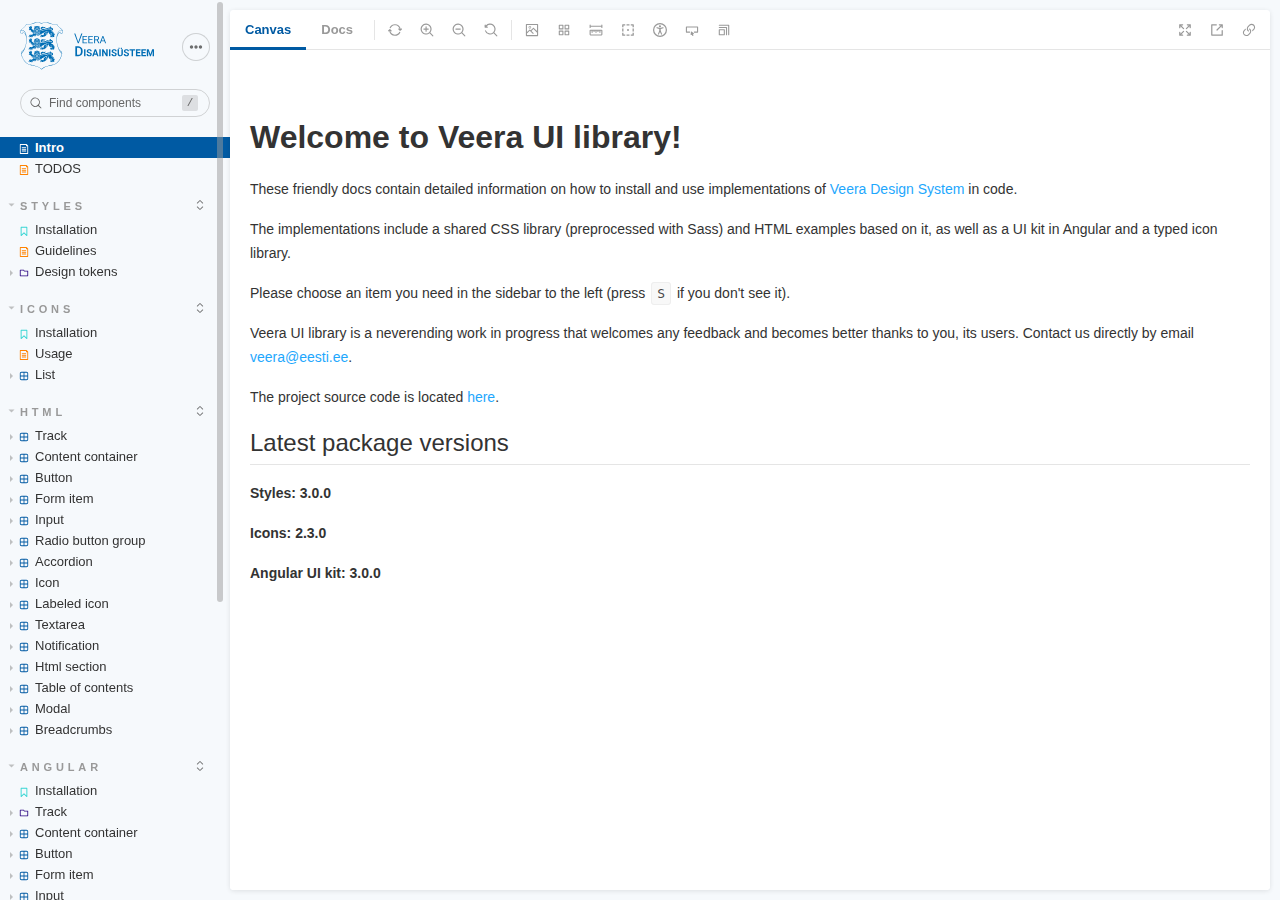
<file: index.html>
<!doctype html><html lang="en"><head><meta charset="utf-8"/><title>Webpack App</title><meta name="viewport" content="width=device-width,initial-scale=1"/><style>html, body {
    overflow: hidden;
    height: 100%;
    width: 100%;
    margin: 0;
    padding: 0;
  }

  * {
    box-sizing: border-box;
  }</style><script>/* globals window */
  /* eslint-disable no-underscore-dangle */
  try {
    if (window.top !== window) {
      window.__REACT_DEVTOOLS_GLOBAL_HOOK__ = window.top.__REACT_DEVTOOLS_GLOBAL_HOOK__;
    }
  } catch (e) {
    // eslint-disable-next-line no-console
    console.warn('unable to connect to top frame for connecting dev tools');
  }

  window.onerror = function onerror(message, source, line, column, err) {
    if (window.CONFIG_TYPE !== 'DEVELOPMENT') return;
    // eslint-disable-next-line no-var, vars-on-top
    var xhr = new window.XMLHttpRequest();
    xhr.open('POST', '/runtime-error');
    xhr.setRequestHeader('Content-Type', 'application/json;charset=UTF-8');
    xhr.send(
      JSON.stringify({
        /* eslint-disable object-shorthand */
        message: message,
        source: source,
        line: line,
        column: column,
        error: err && { message: err.message, name: err.name, stack: err.stack },
        origin: 'manager',
        /* eslint-enable object-shorthand */
      })
    );
  };</script><style>#root[hidden],
      #docs-root[hidden] {
        display: none !important;
      }</style></head><body><div id="root"></div><div id="docs-root"></div><script>window['CONFIG_TYPE'] = "PRODUCTION";
          
      
          
            window['LOGLEVEL'] = "info";
          
      
          
            window['FEATURES'] = {"postcss":true,"emotionAlias":false,"warnOnLegacyHierarchySeparator":true,"buildStoriesJson":false,"storyStoreV7":false,"modernInlineRender":false,"breakingChangesV7":false,"interactionsDebugger":false,"babelModeV7":false,"argTypeTargetsV7":false,"previewMdx2":false};</script><script src="runtime~main.dd00eb03a3151953e0c0.manager.bundle.js"></script><script src="517.0ad2321cf1bd36cbcad7.manager.bundle.js"></script><script src="main.fe16e0e83aeee38ce310.manager.bundle.js"></script></body></html>
</file>
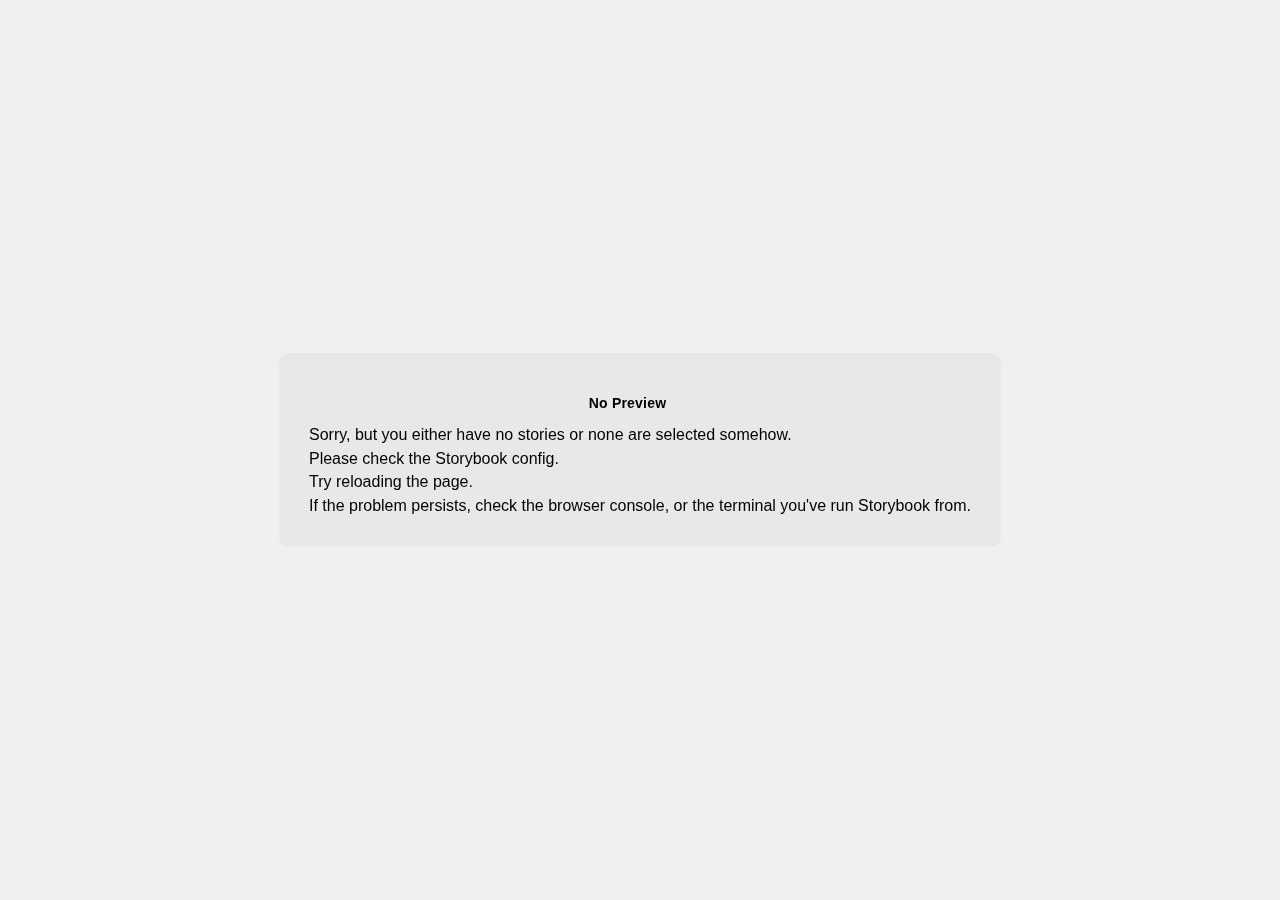
<file: iframe.html>
<!doctype html><html lang="en"><head><meta charset="utf-8"><title>Webpack App</title><meta name="viewport" content="width=device-width,initial-scale=1"><base target="_parent"><style>/* While we aren't showing the main block yet, but still preparing, we want everything the user
     has rendered, which may or may not be in #root, to be display none */
  .sb-show-preparing-story:not(.sb-show-main) > :not(.sb-preparing-story) {
    display: none;
  }

  .sb-show-preparing-docs:not(.sb-show-main) > :not(.sb-preparing-docs) {
    display: none;
  }

  /* Hide our own blocks when we aren't supposed to be showing them */
  :not(.sb-show-preparing-story) > .sb-preparing-story,
  :not(.sb-show-preparing-docs) > .sb-preparing-docs,
  :not(.sb-show-nopreview) > .sb-nopreview,
  :not(.sb-show-errordisplay) > .sb-errordisplay {
    display: none;
  }

  .sb-show-main.sb-main-centered {
    margin: 0;
    display: flex;
    align-items: center;
    min-height: 100vh;
  }

  .sb-show-main.sb-main-centered #root {
    box-sizing: border-box;
    margin: auto;
    padding: 1rem;
    max-height: 100%; /* Hack for centering correctly in IE11 */
  }

  /* Vertical centering fix for IE11 */
  @media screen and (-ms-high-contrast: none), (-ms-high-contrast: active) {
    .sb-show-main.sb-main-centered:after {
      content: '';
      min-height: inherit;
      font-size: 0;
    }
  }

  .sb-show-main.sb-main-fullscreen {
    margin: 0;
    padding: 0;
    display: block;
  }

  .sb-show-main.sb-main-padded {
    margin: 0;
    padding: 1rem;
    display: block;
    box-sizing: border-box;
  }

  .sb-wrapper {
    position: fixed;
    top: 0;
    bottom: 0;
    left: 0;
    right: 0;
    padding: 20px;
    font-family: 'Nunito Sans', -apple-system, '.SFNSText-Regular', 'San Francisco',
      BlinkMacSystemFont, 'Segoe UI', 'Helvetica Neue', Helvetica, Arial, sans-serif;
    -webkit-font-smoothing: antialiased;
    overflow: auto;
  }

  .sb-heading {
    font-size: 14px;
    font-weight: 600;
    letter-spacing: 0.2px;
    margin: 10px 0;
    padding-right: 25px;
  }

  .sb-nopreview {
    display: flex;
    align-content: center;
    justify-content: center;
  }

  .sb-nopreview_main {
    margin: auto;
    padding: 30px;
    border-radius: 10px;
    background: rgba(0, 0, 0, 0.03);
  }

  .sb-nopreview_heading {
    text-align: center;
  }

  .sb-errordisplay {
    border: 20px solid rgb(187, 49, 49);
    background: #222;
    color: #fff;
    z-index: 999999;
  }

  .sb-errordisplay_code {
    padding: 10px;
    background: #000;
    color: #eee;
    font-family: 'Operator Mono', 'Fira Code Retina', 'Fira Code', 'FiraCode-Retina', 'Andale Mono',
      'Lucida Console', Consolas, Monaco, monospace;
  }

  .sb-errordisplay pre {
    white-space: pre-wrap;
  }

  @-webkit-keyframes sb-rotate360 {
    from {
      transform: rotate(0deg);
    }
    to {
      transform: rotate(360deg);
    }
  }
  @keyframes sb-rotate360 {
    from {
      transform: rotate(0deg);
    }
    to {
      transform: rotate(360deg);
    }
  }
  @-webkit-keyframes sb-glow {
    0%,
    100% {
      opacity: 1;
    }
    50% {
      opacity: 0.4;
    }
  }
  @keyframes sb-glow {
    0%,
    100% {
      opacity: 1;
    }
    50% {
      opacity: 0.4;
    }
  }

  /* We display the preparing loaders *over* the rendering story */
  .sb-preparing-story,
  .sb-preparing-docs {
    background-color: white;
    /* Maximum possible z-index. It would be better to use stacking contexts to ensure it's always
    on top, but this isn't possible as it would require making CSS changes that could affect user code */
    z-index: 2147483647;
  }

  .sb-loader {
    -webkit-animation: sb-rotate360 0.7s linear infinite;
    animation: sb-rotate360 0.7s linear infinite;
    border-color: rgba(97, 97, 97, 0.29);
    border-radius: 50%;
    border-style: solid;
    border-top-color: #646464;
    border-width: 2px;
    display: inline-block;
    height: 32px;
    left: 50%;
    margin-left: -16px;
    margin-top: -16px;
    mix-blend-mode: difference;
    overflow: hidden;
    position: absolute;
    top: 50%;
    transition: all 200ms ease-out;
    vertical-align: top;
    width: 32px;
    z-index: 4;
  }

  .sb-previewBlock {
    background: #fff;
    border: 1px solid rgba(0, 0, 0, 0.1);
    border-radius: 4px;
    box-shadow: rgba(0, 0, 0, 0.1) 0 1px 3px 0;
    margin: 25px auto 40px;
    max-width: 600px;
  }

  .sb-previewBlock_header {
    align-items: center;
    box-shadow: rgba(0, 0, 0, 0.1) 0 -1px 0 0 inset;
    display: flex;
    gap: 14px;
    height: 40px;
    padding: 0 12px;
  }

  .sb-previewBlock_icon {
    -webkit-animation: sb-glow 1.5s ease-in-out infinite;
    animation: sb-glow 1.5s ease-in-out infinite;
    background: #e6e6e6;
    height: 14px;
    width: 14px;
  }
  .sb-previewBlock_icon:last-child {
    margin-left: auto;
  }

  .sb-previewBlock_body {
    -webkit-animation: sb-glow 1.5s ease-in-out infinite;
    animation: sb-glow 1.5s ease-in-out infinite;
    height: 182px;
    position: relative;
  }

  .sb-argstableBlock {
    border-collapse: collapse;
    border-spacing: 0;
    font-size: 13px;
    line-height: 20px;
    margin: 25px auto 40px;
    max-width: 600px;
    text-align: left;
    width: 100%;
  }
  .sb-argstableBlock th:first-of-type,
  .sb-argstableBlock td:first-of-type {
    padding-left: 20px;
  }
  .sb-argstableBlock th:nth-of-type(2),
  .sb-argstableBlock td:nth-of-type(2) {
    width: 35%;
  }
  .sb-argstableBlock th:nth-of-type(3),
  .sb-argstableBlock td:nth-of-type(3) {
    width: 15%;
  }
  .sb-argstableBlock th:last-of-type,
  .sb-argstableBlock td:last-of-type {
    width: 25%;
    padding-right: 20px;
  }
  .sb-argstableBlock th span,
  .sb-argstableBlock td span {
    -webkit-animation: sb-glow 1.5s ease-in-out infinite;
    animation: sb-glow 1.5s ease-in-out infinite;
    background-color: rgba(0, 0, 0, 0.1);
    border-radius: 0;
    box-shadow: none;
    color: transparent;
  }
  .sb-argstableBlock th {
    padding: 10px 15px;
  }

  .sb-argstableBlock-body {
    border-radius: 4px;
    box-shadow: rgba(0, 0, 0, 0.1) 0 1px 3px 1px, rgba(0, 0, 0, 0.065) 0 0 0 1px;
  }
  .sb-argstableBlock-body tr {
    background: transparent;
    overflow: hidden;
  }
  .sb-argstableBlock-body tr:not(:first-child) {
    border-top: 1px solid #e6e6e6;
  }
  .sb-argstableBlock-body tr:first-child td:first-child {
    border-top-left-radius: 4px;
  }
  .sb-argstableBlock-body tr:first-child td:last-child {
    border-top-right-radius: 4px;
  }
  .sb-argstableBlock-body tr:last-child td:first-child {
    border-bottom-left-radius: 4px;
  }
  .sb-argstableBlock-body tr:last-child td:last-child {
    border-bottom-right-radius: 4px;
  }
  .sb-argstableBlock-body td {
    background: #fff;
    padding-bottom: 10px;
    padding-top: 10px;
    vertical-align: top;
  }
  .sb-argstableBlock-body td:not(:first-of-type) {
    padding-left: 15px;
    padding-right: 15px;
  }
  .sb-argstableBlock-body button {
    -webkit-animation: sb-glow 1.5s ease-in-out infinite;
    animation: sb-glow 1.5s ease-in-out infinite;
    background-color: rgba(0, 0, 0, 0.1);
    border: 0;
    border-radius: 0;
    box-shadow: none;
    color: transparent;
    display: inline;
    font-size: 12px;
    line-height: 1;
    padding: 10px 16px;
  }

  .sb-argstableBlock-summary {
    margin-top: 4px;
  }

  .sb-argstableBlock-code {
    margin-right: 4px;
    margin-bottom: 4px;
    padding: 2px 5px;
  }</style><script>/* globals window */
  /* eslint-disable no-underscore-dangle */
  try {
    if (window.top !== window) {
      window.__REACT_DEVTOOLS_GLOBAL_HOOK__ = window.top.__REACT_DEVTOOLS_GLOBAL_HOOK__;
      window.__VUE_DEVTOOLS_GLOBAL_HOOK__ = window.top.__VUE_DEVTOOLS_GLOBAL_HOOK__;
      window.top.__VUE_DEVTOOLS_CONTEXT__ = window.document;
    }
  } catch (e) {
    // eslint-disable-next-line no-console
    console.warn('unable to connect to top frame for connecting dev tools');
  }

  window.onerror = function onerror(message, source, line, column, err) {
    if (window.CONFIG_TYPE !== 'DEVELOPMENT') return;
    // eslint-disable-next-line no-var, vars-on-top
    var xhr = new window.XMLHttpRequest();
    xhr.open('POST', '/runtime-error');
    xhr.setRequestHeader('Content-Type', 'application/json;charset=UTF-8');
    xhr.send(
      JSON.stringify({
        /* eslint-disable object-shorthand */
        message: message,
        source: source,
        line: line,
        column: column,
        error: err && { message: err.message, name: err.name, stack: err.stack },
        origin: 'preview',
        /* eslint-enable object-shorthand */
      })
    );
  };</script><link href="main.css" rel="stylesheet"><style>#root[hidden],
      #docs-root[hidden] {
        display: none !important;
      }</style></head><body><div class="sb-preparing-story sb-wrapper"><div class="sb-loader"></div></div><div class="sb-preparing-docs sb-wrapper"><div class="sb-previewBlock"><div class="sb-previewBlock_header"><div class="sb-previewBlock_icon"></div><div class="sb-previewBlock_icon"></div><div class="sb-previewBlock_icon"></div><div class="sb-previewBlock_icon"></div></div><div class="sb-previewBlock_body"><div class="sb-loader"></div></div></div><table aria-hidden="true" class="sb-argstableBlock"><thead class="sb-argstableBlock-head"><tr><th><span>Name</span></th><th><span>Description</span></th><th><span>Default</span></th><th><span>Control</span></th></tr></thead><tbody class="sb-argstableBlock-body"><tr><td><span>propertyName</span><span title="Required">*</span></td><td><div><span>This is a short description</span></div><div class="sb-argstableBlock-summary"><div><span class="sb-argstableBlock-code">summary</span></div></div></td><td><div><span class="sb-argstableBlock-code">defaultValue</span></div></td><td><button>Set string</button></td></tr><tr><td><span>propertyName</span><span>*</span></td><td><div><span>This is a short description</span></div><div class="sb-argstableBlock-summary"><div><span class="sb-argstableBlock-code">summary</span></div></div></td><td><div><span class="sb-argstableBlock-code">defaultValue</span></div></td><td><button>Set string</button></td></tr><tr><td><span>propertyName</span><span>*</span></td><td><div><span>This is a short description</span></div><div class="sb-argstableBlock-summary"><div><span class="sb-argstableBlock-code">summary</span></div></div></td><td><div><span class="sb-argstableBlock-code">defaultValue</span></div></td><td><button>Set string</button></td></tr></tbody></table></div><div class="sb-nopreview sb-wrapper"><div class="sb-nopreview_main"><h1 class="sb-nopreview_heading sb-heading">No Preview</h1><p>Sorry, but you either have no stories or none are selected somehow.</p><ul><li>Please check the Storybook config.</li><li>Try reloading the page.</li></ul><p>If the problem persists, check the browser console, or the terminal you've run Storybook from.</p></div></div><div class="sb-errordisplay sb-wrapper"><pre id="error-message" class="sb-heading"></pre><pre class="sb-errordisplay_code"><code id="error-stack"></code></pre></div><div id="root"></div><div id="docs-root"></div><script>window['CONFIG_TYPE'] = "PRODUCTION";
          
      
          
            window['LOGLEVEL'] = "info";
          
      
          
            window['FRAMEWORK_OPTIONS'] = {};
          
      
          
      
          
            window['FEATURES'] = {"postcss":true,"emotionAlias":false,"warnOnLegacyHierarchySeparator":true,"buildStoriesJson":false,"storyStoreV7":false,"modernInlineRender":false,"breakingChangesV7":false,"interactionsDebugger":false,"babelModeV7":false,"argTypeTargetsV7":false,"previewMdx2":false};
          
      
          
      
          
            window['STORIES'] = [{"titlePrefix":"","directory":"./libs","files":"**/src/lib/**/*.stories.ts","importPathMatcher":"^\\.[\\\\/](?:libs(?:\\/(?!\\.)(?:(?:(?!(?:^|\\/)\\.).)*?)\\/|\\/|$)src\\/lib(?:\\/(?!\\.)(?:(?:(?!(?:^|\\/)\\.).)*?)\\/|\\/|$)(?!\\.)(?=.)[^/]*?\\.stories\\.ts)$"},{"titlePrefix":"","directory":"./libs","files":"**/src/lib/**/*.stories.mdx","importPathMatcher":"^\\.[\\\\/](?:libs(?:\\/(?!\\.)(?:(?:(?!(?:^|\\/)\\.).)*?)\\/|\\/|$)src\\/lib(?:\\/(?!\\.)(?:(?:(?!(?:^|\\/)\\.).)*?)\\/|\\/|$)(?!\\.)(?=.)[^/]*?\\.stories\\.mdx)$"}];</script><script src="runtime~main.695156ef.iframe.bundle.js"></script><script src="463.cdf725ee.iframe.bundle.js"></script><script src="main.ecd29350.iframe.bundle.js"></script></body></html>
</file>
<file: main.css>
:root {
  --veera-color-black-coral-0: #f0f0f2;
  --veera-color-black-coral-1: #e1e2e5;
  --veera-color-black-coral-2: #d2d3d8;
  --veera-color-black-coral-3: #c4c5cb;
  --veera-color-black-coral-4: #b5b6be;
  --veera-color-black-coral-5: #a6a8b1;
  --veera-color-black-coral-6: #9799a4;
  --veera-color-black-coral-7: #898b97;
  --veera-color-black-coral-8: #7a7c8a;
  --veera-color-black-coral-9: #6b6e7d;
  --veera-color-black-coral-10: #5d6071;
  --veera-color-black-coral-11: #555867;
  --veera-color-black-coral-12: #4d4f5d;
  --veera-color-black-coral-13: #444653;
  --veera-color-black-coral-14: #3c3e48;
  --veera-color-black-coral-15: #33353e;
  --veera-color-black-coral-16: #2b2c34;
  --veera-color-black-coral-17: #22232a;
  --veera-color-black-coral-18: #1a1b1f;
  --veera-color-black-coral-19: #111215;
  --veera-color-black-coral-20: #09090b;
  --veera-color-dark-tangerine-0: #fff8e9;
  --veera-color-dark-tangerine-1: #fff1d3;
  --veera-color-dark-tangerine-2: #ffeabe;
  --veera-color-dark-tangerine-3: #ffe4a8;
  --veera-color-dark-tangerine-4: #ffdd92;
  --veera-color-dark-tangerine-5: #ffd67d;
  --veera-color-dark-tangerine-6: #ffcf67;
  --veera-color-dark-tangerine-7: #ffc951;
  --veera-color-dark-tangerine-8: #ffc23c;
  --veera-color-dark-tangerine-9: #ffbb26;
  --veera-color-dark-tangerine-10: #ffb511;
  --veera-color-dark-tangerine-11: #e8a510;
  --veera-color-dark-tangerine-12: #d1950e;
  --veera-color-dark-tangerine-13: #ba840d;
  --veera-color-dark-tangerine-14: #a3740b;
  --veera-color-dark-tangerine-15: #8c630a;
  --veera-color-dark-tangerine-16: #745308;
  --veera-color-dark-tangerine-17: #5d4207;
  --veera-color-dark-tangerine-18: #463205;
  --veera-color-dark-tangerine-19: #2f2104;
  --veera-color-dark-tangerine-20: #181102;
  --veera-color-jasper-0: #fbeded;
  --veera-color-jasper-1: #f7dbdb;
  --veera-color-jasper-2: #f4caca;
  --veera-color-jasper-3: #f0b8b8;
  --veera-color-jasper-4: #eca7a7;
  --veera-color-jasper-5: #e99595;
  --veera-color-jasper-6: #e58484;
  --veera-color-jasper-7: #e17272;
  --veera-color-jasper-8: #de6161;
  --veera-color-jasper-9: #da4f4f;
  --veera-color-jasper-10: #d73e3e;
  --veera-color-jasper-11: #c43939;
  --veera-color-jasper-12: #b03333;
  --veera-color-jasper-13: #9d2e2e;
  --veera-color-jasper-14: #892828;
  --veera-color-jasper-15: #762222;
  --veera-color-jasper-16: #621d1d;
  --veera-color-jasper-17: #4f1717;
  --veera-color-jasper-18: #3b1111;
  --veera-color-jasper-19: #280c0c;
  --veera-color-jasper-20: #140606;
  --veera-color-orange-0: #fff3e7;
  --veera-color-orange-1: #ffe7d0;
  --veera-color-orange-2: #ffdcb9;
  --veera-color-orange-3: #ffd0a2;
  --veera-color-orange-4: #ffc58b;
  --veera-color-orange-5: #ffb973;
  --veera-color-orange-6: #ffae5c;
  --veera-color-orange-7: #ffa245;
  --veera-color-orange-8: #ff972e;
  --veera-color-orange-9: #ff8b17;
  --veera-color-orange-10: #ff8000;
  --veera-color-orange-11: #e87500;
  --veera-color-orange-12: #d16900;
  --veera-color-orange-13: #ba5e00;
  --veera-color-orange-14: #a35200;
  --veera-color-orange-15: #8c4600;
  --veera-color-orange-16: #743b00;
  --veera-color-orange-17: #5d2f00;
  --veera-color-orange-18: #462300;
  --veera-color-orange-19: #2f1800;
  --veera-color-orange-20: #180c00;
  --veera-color-sapphire-blue-0: #e7f0f6;
  --veera-color-sapphire-blue-1: #d0e1ee;
  --veera-color-sapphire-blue-2: #b9d2e5;
  --veera-color-sapphire-blue-3: #a2c3dd;
  --veera-color-sapphire-blue-4: #8bb4d5;
  --veera-color-sapphire-blue-5: #73a5cc;
  --veera-color-sapphire-blue-6: #5c96c4;
  --veera-color-sapphire-blue-7: #4587bc;
  --veera-color-sapphire-blue-8: #2e78b3;
  --veera-color-sapphire-blue-9: #1769ab;
  --veera-color-sapphire-blue-10: #005aa3;
  --veera-color-sapphire-blue-11: #005295;
  --veera-color-sapphire-blue-12: #004a86;
  --veera-color-sapphire-blue-13: #004277;
  --veera-color-sapphire-blue-14: #003a68;
  --veera-color-sapphire-blue-15: #003259;
  --veera-color-sapphire-blue-16: #00294b;
  --veera-color-sapphire-blue-17: #00213c;
  --veera-color-sapphire-blue-18: #00192d;
  --veera-color-sapphire-blue-19: #00111e;
  --veera-color-sapphire-blue-20: #00090f;
  --veera-color-sea-green-0: #ecf4ef;
  --veera-color-sea-green-1: #d9e9df;
  --veera-color-sea-green-2: #c6ded0;
  --veera-color-sea-green-3: #b3d3c0;
  --veera-color-sea-green-4: #a0c8b0;
  --veera-color-sea-green-5: #8ebda1;
  --veera-color-sea-green-6: #7bb291;
  --veera-color-sea-green-7: #68a781;
  --veera-color-sea-green-8: #559c72;
  --veera-color-sea-green-9: #429162;
  --veera-color-sea-green-10: #308653;
  --veera-color-sea-green-11: #2c7a4c;
  --veera-color-sea-green-12: #286e44;
  --veera-color-sea-green-13: #23623d;
  --veera-color-sea-green-14: #1f5635;
  --veera-color-sea-green-15: #1b4a2e;
  --veera-color-sea-green-16: #163d26;
  --veera-color-sea-green-17: #12311f;
  --veera-color-sea-green-18: #0e2517;
  --veera-color-sea-green-19: #091910;
  --veera-color-sea-green-20: #050d08;
  --veera-color-white: #ffffff;
  --veera-color-black: #000000;
  --veera-color-extra-light: #f9f9f9;
  --veera-color-rgb-black-coral-0: 240 240 242;
  --veera-color-rgb-black-coral-1: 225 226 229;
  --veera-color-rgb-black-coral-2: 210 211 216;
  --veera-color-rgb-black-coral-3: 196 197 203;
  --veera-color-rgb-black-coral-4: 181 182 190;
  --veera-color-rgb-black-coral-5: 166 168 177;
  --veera-color-rgb-black-coral-6: 151 153 164;
  --veera-color-rgb-black-coral-7: 137 139 151;
  --veera-color-rgb-black-coral-8: 122 124 138;
  --veera-color-rgb-black-coral-9: 107 110 125;
  --veera-color-rgb-black-coral-10: 93 96 113;
  --veera-color-rgb-black-coral-11: 85 88 103;
  --veera-color-rgb-black-coral-12: 77 79 93;
  --veera-color-rgb-black-coral-13: 68 70 83;
  --veera-color-rgb-black-coral-14: 60 62 72;
  --veera-color-rgb-black-coral-15: 51 53 62;
  --veera-color-rgb-black-coral-16: 43 44 52;
  --veera-color-rgb-black-coral-17: 34 35 42;
  --veera-color-rgb-black-coral-18: 26 27 31;
  --veera-color-rgb-black-coral-19: 17 18 21;
  --veera-color-rgb-black-coral-20: 9 9 11;
  --veera-color-rgb-dark-tangerine-0: 255 248 233;
  --veera-color-rgb-dark-tangerine-1: 255 241 211;
  --veera-color-rgb-dark-tangerine-2: 255 234 190;
  --veera-color-rgb-dark-tangerine-3: 255 228 168;
  --veera-color-rgb-dark-tangerine-4: 255 221 146;
  --veera-color-rgb-dark-tangerine-5: 255 214 125;
  --veera-color-rgb-dark-tangerine-6: 255 207 103;
  --veera-color-rgb-dark-tangerine-7: 255 201 81;
  --veera-color-rgb-dark-tangerine-8: 255 194 60;
  --veera-color-rgb-dark-tangerine-9: 255 187 38;
  --veera-color-rgb-dark-tangerine-10: 255 181 17;
  --veera-color-rgb-dark-tangerine-11: 232 165 16;
  --veera-color-rgb-dark-tangerine-12: 209 149 14;
  --veera-color-rgb-dark-tangerine-13: 186 132 13;
  --veera-color-rgb-dark-tangerine-14: 163 116 11;
  --veera-color-rgb-dark-tangerine-15: 140 99 10;
  --veera-color-rgb-dark-tangerine-16: 116 83 8;
  --veera-color-rgb-dark-tangerine-17: 93 66 7;
  --veera-color-rgb-dark-tangerine-18: 70 50 5;
  --veera-color-rgb-dark-tangerine-19: 47 33 4;
  --veera-color-rgb-dark-tangerine-20: 24 17 2;
  --veera-color-rgb-jasper-0: 251 237 237;
  --veera-color-rgb-jasper-1: 247 219 219;
  --veera-color-rgb-jasper-2: 244 202 202;
  --veera-color-rgb-jasper-3: 240 184 184;
  --veera-color-rgb-jasper-4: 236 167 167;
  --veera-color-rgb-jasper-5: 233 149 149;
  --veera-color-rgb-jasper-6: 229 132 132;
  --veera-color-rgb-jasper-7: 225 114 114;
  --veera-color-rgb-jasper-8: 222 97 97;
  --veera-color-rgb-jasper-9: 218 79 79;
  --veera-color-rgb-jasper-10: 215 62 62;
  --veera-color-rgb-jasper-11: 196 57 57;
  --veera-color-rgb-jasper-12: 176 51 51;
  --veera-color-rgb-jasper-13: 157 46 46;
  --veera-color-rgb-jasper-14: 137 40 40;
  --veera-color-rgb-jasper-15: 118 34 34;
  --veera-color-rgb-jasper-16: 98 29 29;
  --veera-color-rgb-jasper-17: 79 23 23;
  --veera-color-rgb-jasper-18: 59 17 17;
  --veera-color-rgb-jasper-19: 40 12 12;
  --veera-color-rgb-jasper-20: 20 6 6;
  --veera-color-rgb-orange-0: 255 243 231;
  --veera-color-rgb-orange-1: 255 231 208;
  --veera-color-rgb-orange-2: 255 220 185;
  --veera-color-rgb-orange-3: 255 208 162;
  --veera-color-rgb-orange-4: 255 197 139;
  --veera-color-rgb-orange-5: 255 185 115;
  --veera-color-rgb-orange-6: 255 174 92;
  --veera-color-rgb-orange-7: 255 162 69;
  --veera-color-rgb-orange-8: 255 151 46;
  --veera-color-rgb-orange-9: 255 139 23;
  --veera-color-rgb-orange-10: 255 128 0;
  --veera-color-rgb-orange-11: 232 117 0;
  --veera-color-rgb-orange-12: 209 105 0;
  --veera-color-rgb-orange-13: 186 94 0;
  --veera-color-rgb-orange-14: 163 82 0;
  --veera-color-rgb-orange-15: 140 70 0;
  --veera-color-rgb-orange-16: 116 59 0;
  --veera-color-rgb-orange-17: 93 47 0;
  --veera-color-rgb-orange-18: 70 35 0;
  --veera-color-rgb-orange-19: 47 24 0;
  --veera-color-rgb-orange-20: 24 12 0;
  --veera-color-rgb-sapphire-blue-0: 231 240 246;
  --veera-color-rgb-sapphire-blue-1: 208 225 238;
  --veera-color-rgb-sapphire-blue-2: 185 210 229;
  --veera-color-rgb-sapphire-blue-3: 162 195 221;
  --veera-color-rgb-sapphire-blue-4: 139 180 213;
  --veera-color-rgb-sapphire-blue-5: 115 165 204;
  --veera-color-rgb-sapphire-blue-6: 92 150 196;
  --veera-color-rgb-sapphire-blue-7: 69 135 188;
  --veera-color-rgb-sapphire-blue-8: 46 120 179;
  --veera-color-rgb-sapphire-blue-9: 23 105 171;
  --veera-color-rgb-sapphire-blue-10: 0 90 163;
  --veera-color-rgb-sapphire-blue-11: 0 82 149;
  --veera-color-rgb-sapphire-blue-12: 0 74 134;
  --veera-color-rgb-sapphire-blue-13: 0 66 119;
  --veera-color-rgb-sapphire-blue-14: 0 58 104;
  --veera-color-rgb-sapphire-blue-15: 0 50 89;
  --veera-color-rgb-sapphire-blue-16: 0 41 75;
  --veera-color-rgb-sapphire-blue-17: 0 33 60;
  --veera-color-rgb-sapphire-blue-18: 0 25 45;
  --veera-color-rgb-sapphire-blue-19: 0 17 30;
  --veera-color-rgb-sapphire-blue-20: 0 9 15;
  --veera-color-rgb-sea-green-0: 236 244 239;
  --veera-color-rgb-sea-green-1: 217 233 223;
  --veera-color-rgb-sea-green-2: 198 222 208;
  --veera-color-rgb-sea-green-3: 179 211 192;
  --veera-color-rgb-sea-green-4: 160 200 176;
  --veera-color-rgb-sea-green-5: 142 189 161;
  --veera-color-rgb-sea-green-6: 123 178 145;
  --veera-color-rgb-sea-green-7: 104 167 129;
  --veera-color-rgb-sea-green-8: 85 156 114;
  --veera-color-rgb-sea-green-9: 66 145 98;
  --veera-color-rgb-sea-green-10: 48 134 83;
  --veera-color-rgb-sea-green-11: 44 122 76;
  --veera-color-rgb-sea-green-12: 40 110 68;
  --veera-color-rgb-sea-green-13: 35 98 61;
  --veera-color-rgb-sea-green-14: 31 86 53;
  --veera-color-rgb-sea-green-15: 27 74 46;
  --veera-color-rgb-sea-green-16: 22 61 38;
  --veera-color-rgb-sea-green-17: 18 49 31;
  --veera-color-rgb-sea-green-18: 14 37 23;
  --veera-color-rgb-sea-green-19: 9 25 16;
  --veera-color-rgb-sea-green-20: 5 13 8;
  --veera-color-rgb-white: 255 255 255;
  --veera-color-rgb-black: 0 0 0;
  --veera-color-rgb-extra-light: 249 249 249;
}

:root {
  --veera-spacing-unit: 4px;
  --veera-spacing-loksa: 4px;
  --veera-spacing-paldiski: 8px;
  --veera-spacing-rapla: 10px;
  --veera-spacing-elva: 12px;
  --veera-spacing-haapsalu: 16px;
  --veera-spacing-valga: 20px;
  --veera-spacing-kuressaare: 24px;
  --veera-spacing-viljandi: 32px;
  --veera-spacing-parnu: 48px;
  --veera-spacing-narva: 60px;
}

.veera-screenreader-text {
  position: absolute;
  overflow: hidden;
  clip: rect(0 0 0 0);
  height: 1px;
  width: 1px;
  margin: -1px;
  padding: 0;
  border: none;
  white-space: nowrap;
}

html,
body,
div,
span,
object,
iframe,
h1,
h2,
h3,
h4,
h5,
h6,
p,
blockquote,
pre,
abbr,
code,
em,
img,
small,
strong,
sub,
sup,
ol,
ul,
li,
fieldset,
form,
label,
legend,
table,
tbody,
tfoot,
thead,
tr,
th,
td,
article,
aside,
footer,
header,
nav,
section,
time,
audio,
video {
  padding: 0;
  border: 0;
  margin: 0;
  background: transparent;
  font-size: 100%;
  font-weight: inherit;
  vertical-align: baseline;
}

article,
aside,
figure,
footer,
header,
nav,
section {
  display: block;
}

html {
  box-sizing: border-box;
  overflow-y: scroll;
}

*,
*::before,
*::after {
  box-sizing: inherit;
}

img,
object {
  max-width: 100%;
}

ul {
  list-style: none;
}

table {
  border-collapse: collapse;
  border-spacing: 0;
}

th {
  font-weight: bold;
  vertical-align: bottom;
}

td {
  font-weight: normal;
  vertical-align: top;
}

input,
select {
  vertical-align: middle;
}

input[type=radio] {
  vertical-align: text-bottom;
}

input[type=checkbox] {
  vertical-align: bottom;
}

strong {
  font-weight: bold;
}

label,
input[type=file] {
  cursor: pointer;
}

input,
select,
textarea {
  border: 0;
  margin: 0;
}

button,
input[type=button],
input[type=submit] {
  padding: 0;
  border: 0;
  border-radius: 0;
  margin: 0;
  background: transparent;
  cursor: pointer;
  text-align: left;
}

button::-moz-focus-inner {
  padding: 0;
  border: 0;
}

textarea {
  font-family: inherit;
}

@font-face {
  font-family: "Roboto";
  font-style: normal;
  font-display: swap;
  font-weight: 300;
  src: url('roboto-latin-300-normal.woff2') format("woff2"), url('roboto-all-300-normal.woff') format("woff");
}

@font-face {
  font-family: "Roboto";
  font-style: normal;
  font-display: swap;
  font-weight: 300;
  src: url('roboto-latin-ext-300-normal.woff2') format("woff2"), url('roboto-all-300-normal.woff') format("woff");
}

@font-face {
  font-family: "Roboto";
  font-style: normal;
  font-display: swap;
  font-weight: 400;
  src: url('roboto-latin-400-normal.woff2') format("woff2"), url('roboto-all-400-normal.woff') format("woff");
}

@font-face {
  font-family: "Roboto";
  font-style: normal;
  font-display: swap;
  font-weight: 400;
  src: url('roboto-latin-ext-400-normal.woff2') format("woff2"), url('roboto-all-400-normal.woff') format("woff");
}

@font-face {
  font-family: "Roboto";
  font-style: italic;
  font-display: swap;
  font-weight: 400;
  src: url('roboto-latin-400-italic.woff2') format("woff2"), url('roboto-all-400-italic.woff') format("woff");
}

@font-face {
  font-family: "Roboto";
  font-style: italic;
  font-display: swap;
  font-weight: 400;
  src: url('roboto-latin-ext-400-italic.woff2') format("woff2"), url('roboto-all-400-italic.woff') format("woff");
}

@font-face {
  font-family: "Roboto";
  font-style: normal;
  font-display: swap;
  font-weight: 500;
  src: url('roboto-latin-500-normal.woff2') format("woff2"), url('roboto-all-500-normal.woff') format("woff");
}

@font-face {
  font-family: "Roboto";
  font-style: normal;
  font-display: swap;
  font-weight: 500;
  src: url('roboto-latin-ext-500-normal.woff2') format("woff2"), url('roboto-all-500-normal.woff') format("woff");
}

@font-face {
  font-family: "Roboto";
  font-style: normal;
  font-display: swap;
  font-weight: 700;
  src: url('roboto-latin-700-normal.woff2') format("woff2"), url('roboto-all-700-normal.woff') format("woff");
}

@font-face {
  font-family: "Roboto";
  font-style: normal;
  font-display: swap;
  font-weight: 700;
  src: url('roboto-latin-ext-700-normal.woff2') format("woff2"), url('roboto-all-700-normal.woff') format("woff");
}

@font-face {
  font-family: "Roboto";
  font-style: italic;
  font-display: swap;
  font-weight: 700;
  src: url('roboto-latin-700-italic.woff2') format("woff2"), url('roboto-all-700-italic.woff') format("woff");
}

@font-face {
  font-family: "Roboto";
  font-style: italic;
  font-display: swap;
  font-weight: 700;
  src: url('roboto-latin-ext-700-italic.woff2') format("woff2"), url('roboto-all-700-italic.woff') format("woff");
}

html {
  scroll-behavior: smooth;
}

@media screen and (prefers-reduced-motion: reduce) {
  html {
    scroll-behavior: auto;
  }
}

body {
  font-family: Roboto, Arial, Helvetica, sans-serif;
  font-size: 16px;
  line-height: 1.47;
  background-color: var(--veera-color-black-coral-0);
}

a,
input,
select,
textarea,
button {
  transition: background-color 0.25s, color 0.25s, border-color 0.25s;
}

a {
  text-decoration: none;
}

a:hover {
  text-decoration: underline;
}

img {
  max-width: 100%;
  height: auto;
}

button {
  font-family: inherit;
}

h2 {
  font-size: 24px;
  margin-bottom: var(--veera-spacing-elva);
}

.c-radio legend {
  font-size: 16px;
}

.c-radio label {
  cursor: pointer;
  display: block;
  font-size: 16px;
  line-height: 2.5;
}

.c-radio :not(.lt-ie9) [type=radio] {
  border: 0;
  clip: rect(0 0 0 0);
  height: 1px;
  width: 1px;
  margin: -1px;
  overflow: hidden;
  padding: 0;
  position: absolute;
}

.c-radio :not(.lt-ie9) [type=radio] + span::before {
  border-radius: 1em;
  border: 1px solid #8f91a8;
  content: "";
  display: inline-block;
  height: 1em;
  width: 1em;
  margin-right: 0.75em;
  vertical-align: -0.15em;
}

.c-radio :not(.lt-ie9) [type=radio]:checked + span::before {
  background: var(--veera-color-sapphire-blue-10);
  box-shadow: inset 0 0 0 2px var(--veera-color-white);
}

.c-radio :not(.lt-ie9) [type=radio]:focus + span {
  outline: 1px dotted var(--veera-color-sapphire-blue-10);
}

.veera-button {
  --comment: "A regular button";
  display: inline-block;
}

.veera-button button {
  font-size: 16px;
  line-height: 1.5;
}

.veera-button__button {
  padding: 6px var(--veera-spacing-viljandi);
  border-radius: 999px;
  text-align: center;
  width: 100%;
}

.veera-button__button:disabled {
  cursor: default;
}

.veera-button--appearance-primary .veera-button__button {
  color: var(--veera-color-white);
  background-color: var(--veera-color-sapphire-blue-10);
  border: 2px solid var(--veera-color-sapphire-blue-10);
}

.veera-button--appearance-primary .veera-button__button:hover {
  background-color: var(--veera-color-sapphire-blue-13);
  border-color: var(--veera-color-sapphire-blue-13);
}

.veera-button--appearance-primary .veera-button__button:focus {
  box-shadow: inset 1px 0 0 var(--veera-color-white), inset -1px 0 0 var(--veera-color-white), inset 0 1px 0 var(--veera-color-white), inset 0 -1px 0 var(--veera-color-white);
}

.veera-button--appearance-primary .veera-button__button:disabled {
  color: var(--veera-color-black-coral-10);
  background-color: var(--veera-color-black-coral-1);
  border-color: var(--veera-color-black-coral-1);
}

.veera-button--appearance-secondary .veera-button__button {
  color: var(--veera-color-black-coral-20);
  background-color: var(--veera-color-white);
  border: 2px solid var(--veera-color-black-coral-10);
}

.veera-button--appearance-secondary .veera-button__button:hover {
  border-color: var(--veera-color-black-coral-1);
}

.veera-button--appearance-secondary .veera-button__button:focus {
  border-color: var(--veera-color-sapphire-blue-10);
}

.veera-button--appearance-secondary .veera-button__button:disabled {
  background-color: var(--veera-color-black-coral-0);
  border-color: var(--veera-color-black-coral-1);
}

.veera-button--appearance-text .veera-button__button {
  padding: var(--veera-spacing-rapla);
  color: var(--veera-color-sapphire-blue-10);
  text-decoration: underline;
  border: 2px solid transparent;
}

.veera-button--appearance-text .veera-button__button:hover {
  text-decoration: none;
}

.veera-button--appearance-text .veera-button__button:focus {
  border: 2px solid var(--veera-color-sapphire-blue-10);
  border-radius: 2px;
}

.veera-button--size-s .veera-button__button {
  padding-inline: var(--veera-spacing-valga);
  padding-block: var(--veera-spacing-loksa);
}

.veera-textfield {
  --comment: "A form text control";
}

.veera-textfield--type-single-line .veera-textfield__text-control {
  min-width: var(--veera-textfield--single-line--min-width, 200px);
  max-width: var(--veera-textfield--single-line--max-width, 300px);
  width: 100%;
  height: 40px;
}

.veera-textfield--type-multiple-lines {
  display: flex;
  flex-direction: column;
}

.veera-textfield--type-multiple-lines .veera-textfield__text-control {
  width: 100%;
  min-width: 200px;
  max-width: var(--veera-textfield--multiple-lines--max-width, 670px);
  padding: var(--veera-spacing-paldiski);
  resize: vertical;
}

.veera-textfield__text-control {
  background: var(--veera-color-white);
  border: 1px solid var(--veera-color-black-coral-5);
  border-radius: 4px;
  font-size: 16px;
  padding-inline-start: var(--veera-spacing-paldiski);
}

.veera-textfield__text-control:focus {
  outline: 2px solid var(--veera-color-sapphire-blue-10);
  border-color: transparent;
}

.veera-textfield--is-disabled .veera-textfield__text-control {
  background-color: var(--veera-color-black-coral-0);
  border: 1px solid var(--veera-color-black-coral-5);
}

.veera-form-item {
  --comment: "A wrapper for a form field";
  display: flex;
  gap: var(--veera-spacing-haapsalu);
}

.veera-form-item--label-position-top {
  flex-direction: column;
  gap: var(--veera-spacing-paldiski);
}

.veera-form-item--is-required .veera-form-item__label {
  font-style: italic;
}

.veera-steps {
  --comment: "Sequential tabs that do not block non-linear interaction";
  --veera-steps--panel-margin: 25%;
  --veera-steps--gap: var(--veera-spacing-kuressaare);
}

.veera-steps {
  --has-toc: 0;
}

@media (max-width: 601px) {
  .veera-steps {
    display: block;
  }
}

.veera-steps.has-toc {
  --has-toc: 1;
}

.veera-steps__title {
  color: var(--veera-color-black-coral-10);
  margin-block: var(--veera-spacing-haapsalu);
  font-size: 32px;
  font-weight: 300;
}

@media (max-width: 601px) {
  .veera-steps__title {
    line-height: 1;
  }
  .veera-steps.is-any-step-selected .veera-steps__title {
    padding-inline: var(--veera-spacing-valga);
  }
}

@media (min-width: 602px) {
  .veera-steps__title {
    line-height: 1.5;
  }
}

@media (max-width: 601px) {
  .veera-steps__inner-wrapper {
    border-radius: 4px;
  }
  .veera-steps:not(.is-any-step-selected) .veera-steps__inner-wrapper {
    box-shadow: 0 0 20px 0 rgba(var(--veera-color-rgb-sapphire-blue-16)/0.1);
    background-color: var(--veera-color-white);
    padding: var(--veera-spacing-haapsalu);
  }
}

.veera-steps__intro {
  margin-bottom: var(--veera-spacing-haapsalu);
}

@media (max-width: 601px) {
  .veera-steps.is-any-step-selected .veera-steps__intro {
    display: none;
  }
}

@media (min-width: 602px) {
  .veera-steps__intro {
    margin-bottom: var(--veera-spacing-haapsalu);
  }
}

@media (max-width: 601px) {
  .veera-steps__inner {
    position: relative;
  }
  .veera-steps:not(.is-any-step-selected) .veera-steps__inner {
    padding-top: var(--veera-spacing-loksa);
  }
}

.veera-steps__list {
  counter-reset: numberedlist;
  list-style: none;
  gap: var(--veera-spacing-paldiski);
}

@media (max-width: 601px) {
  .veera-steps__list {
    display: flex;
    flex-direction: column;
  }
}

@media (min-width: 602px) {
  .veera-steps__list {
    display: grid;
    grid-template-columns: repeat(auto-fit, minmax(209px, 1fr));
    column-gap: 0;
    padding-bottom: var(--veera-spacing-kuressaare);
  }
}

.veera-steps__list-item {
  counter-increment: numberedlist;
}

@media (max-width: 601px) {
  .veera-steps__list-item {
    color: var(--veera-color-black-coral-15);
    font-weight: 400;
    border-top-left-radius: 4px;
    border-top-right-radius: 4px;
    background-color: var(--veera-color-white);
  }
  .veera-steps.is-any-step-selected .veera-steps__list-item {
    padding-inline: var(--veera-spacing-parnu);
    margin-bottom: 2px;
  }
  .veera-steps.is-any-step-selected .veera-steps__list-item:not(.is-current) {
    position: absolute;
    overflow: hidden;
    clip: rect(0 0 0 0);
    height: 1px;
    width: 1px;
    margin: -1px;
    padding: 0;
    border: none;
    white-space: nowrap;
  }
}

@media (min-width: 602px) {
  .veera-steps__list-item {
    min-height: 72px;
    flex: 1 1 0;
    border-radius: 8px;
    filter: url("#round") drop-shadow(0 1px 5px rgba(var(--veera-color-rgb-black)/0.15));
    transition: filter 0.3s;
  }
  .veera-steps__list-item:hover, .veera-steps__list-item:focus {
    filter: url("#round") drop-shadow(0 1px 5px rgba(var(--veera-color-rgb-black)/0.3));
  }
  .veera-steps__list-item:focus-within {
    filter: url("#round") drop-shadow(0 0 2px var(--veera-color-black));
  }
}

.veera-steps__list-item-button {
  position: relative;
  font-size: 16px;
}

@media (max-width: 601px) {
  .veera-steps__list-item-button {
    display: flex;
    width: 100%;
    padding-block: var(--veera-spacing-paldiski);
  }
  .veera-steps:not(.is-any-step-selected) .veera-steps__list-item-button {
    padding-left: var(--veera-spacing-paldiski);
    padding-right: var(--veera-spacing-haapsalu);
    background-color: var(--veera-color-sapphire-blue-0);
    box-shadow: 0 1px 5px 0 rgba(var(--veera-color-rgb-black)/0.15);
  }
  .veera-steps.is-any-step-selected .veera-steps__list-item-button {
    pointer-events: none;
  }
}

@media (min-width: 602px) {
  .veera-steps__list-item-button {
    --clip-path-tip-coord: 16px;
    clip-path: polygon(calc(100% - var(--clip-path-tip-coord)) 0, 100% 50%, calc(100% - var(--clip-path-tip-coord)) 100%, 0% 100%, var(--clip-path-tip-coord) 50%, 0 0);
    background-color: var(--veera-color-sapphire-blue-2);
    width: 100%;
    height: 100%;
    padding-inline: var(--veera-spacing-kuressaare);
    padding-block: var(--veera-spacing-paldiski);
  }
  .veera-steps__list-item.is-current .veera-steps__list-item-button {
    background-color: var(--veera-color-sapphire-blue-13);
  }
  .veera-steps__list-item-button:focus-visible {
    outline: none;
  }
}

@media (max-width: 601px) {
  .veera-steps__list-item-inner {
    --number-background-color: var(--veera-color-sapphire-blue-0);
    display: flex;
    width: 100%;
    gap: var(--veera-spacing-haapsalu);
    align-items: center;
    color: var(--veera-color-sapphire-blue-13);
  }
  .veera-steps__list-item-inner::before {
    flex-shrink: 0;
    border-radius: 51%;
    border: 2px solid transparent;
    content: counter(numberedlist);
    width: 32px;
    background-image: linear-gradient(var(--number-background-color), var(--number-background-color)), conic-gradient(var(--veera-color-sapphire-blue-13) var(--progress), var(--veera-color-black-coral-2) var(--progress));
    background-origin: border-box;
    background-clip: content-box, border-box;
    aspect-ratio: 1;
    display: flex;
    justify-content: center;
    align-items: center;
    font-weight: 500;
  }
  .veera-steps.is-any-step-selected .veera-steps__list-item-inner::before {
    --number-background-color: var(--veera-color-white);
    color: var(--veera-color-black-coral-10);
  }
}

@media (min-width: 602px) {
  .veera-steps__list-item-inner {
    display: flex;
    gap: var(--veera-spacing-paldiski);
    width: 100%;
    height: 100%;
    align-items: center;
  }
  .veera-steps__list-item-inner::before {
    content: counter(numberedlist);
    border-radius: 51%;
    border: 2px solid currentColor;
    color: currentColor;
    font-size: 10px;
    line-height: 0;
    padding-inline: 8px;
    width: 24px;
    aspect-ratio: 1;
    display: flex;
    justify-content: center;
    align-items: center;
  }
}

@media (min-width: 602px) {
  .veera-steps__list-item.is-current .veera-steps__list-item-inner {
    color: var(--veera-color-white);
  }
}

@media (min-width: 602px) {
  .veera-steps__list-item:not(.is-current) .veera-steps__list-item-inner {
    color: var(--veera-color-sapphire-blue-13);
  }
}

@media (max-width: 601px) {
  .veera-steps__list-item-title {
    flex-grow: 1;
    font-weight: 500;
  }
  .veera-steps.is-any-step-selected .veera-steps__list-item-title {
    font-weight: bold;
    color: var(--veera-color-sapphire-blue-10);
  }
}

@media (min-width: 602px) {
  .veera-steps__list-item:not(.is-current) .veera-steps__list-item-title {
    text-decoration: underline;
  }
}

@media (min-width: 602px) {
  .veera-steps__list-item-arrow-icon-wrapper {
    display: none;
  }
}

@media (max-width: 601px) {
  .veera-steps__list-item-arrow-icon {
    fill: currentColor;
    height: 12px;
  }
  .veera-steps.is-any-step-selected .veera-steps__list-item-arrow-icon {
    display: none;
  }
}

.veera-steps__step.is-current {
  display: block;
}

@media (min-width: 602px) {
  .veera-steps__content-panel,
.veera-steps__directional-buttons {
    box-shadow: 0 4px 15px 0 rgba(var(--veera-color-rgb-black)/0.15);
  }
}

.veera-steps__content-panel {
  background-color: var(--veera-color-white);
  display: block;
}

@media (max-width: 601px) {
  .veera-steps__content-panel {
    padding-inline: var(--veera-spacing-haapsalu);
    padding-block: var(--veera-spacing-kuressaare);
    background-color: var(--veera-color-white);
    box-shadow: 0 0 20px 0 rgba(var(--veera-color-rgb-sapphire-blue-16)/0.1);
    border-bottom-left-radius: 4px;
    border-bottom-right-radius: 4px;
  }
}

@media (min-width: 602px) {
  .veera-steps__content-panel {
    padding-top: var(--veera-spacing-kuressaare);
    padding-bottom: var(--veera-spacing-parnu);
    padding-inline: var(--veera-spacing-viljandi);
    border-top-left-radius: 8px;
    border-top-right-radius: 8px;
  }
}

@media (max-width: 601px) {
  .veera-steps__content-panel-title {
    display: none;
  }
}

@media (min-width: 602px) {
  .veera-steps__content-panel-title {
    font-size: 24px;
    line-height: 1.5;
    margin-bottom: var(--veera-spacing-paldiski);
    display: flex;
    gap: var(--veera-spacing-paldiski);
    align-items: baseline;
  }
  .veera-steps__content-panel-title::before {
    content: var(--current-step);
    border-radius: 51%;
    color: var(--veera-color-white);
    background-color: var(--veera-color-sapphire-blue-13);
    font-size: 10px;
    line-height: 0;
    padding-inline: 8px;
    width: 24px;
    aspect-ratio: 1;
    display: inline-flex;
    justify-content: center;
    align-items: center;
    position: relative;
    top: -6px;
  }
}

@media (max-width: 601px) {
  .veera-steps:not(.is-any-step-selected) .veera-steps__directional-buttons {
    display: none;
  }
}

@media (min-width: 602px) {
  .veera-steps__directional-buttons {
    --width: calc(100% - (var(--veera-steps--panel-margin) * var(--has-toc)));
    --gap: calc(var(--veera-steps--gap) * var(--has-toc) / 1);
    display: flex;
    justify-content: space-between;
    border-bottom-left-radius: 8px;
    border-bottom-right-radius: 8px;
    background-color: var(--veera-color-white);
    clip-path: inset(0 -15px -15px);
    width: calc(var(--width) - var(--gap));
  }
}

@media (max-width: 601px) {
  .veera-steps.is-any-step-selected .veera-steps__directional-button {
    position: absolute;
    top: 18px;
  }
  .veera-steps__directional-button--direction-prev {
    left: var(--veera-spacing-haapsalu);
  }
  .veera-steps__directional-button--direction-next {
    right: var(--veera-spacing-haapsalu);
  }
}

@media (min-width: 602px) {
  .veera-steps__directional-button {
    padding-inline: var(--veera-spacing-kuressaare);
    padding-block: var(--veera-spacing-haapsalu);
    color: var(--veera-color-sapphire-blue-10);
    font-size: 16px;
    display: flex;
    gap: var(--veera-spacing-paldiski);
  }
  .veera-steps__directional-button--direction-prev {
    margin-right: auto;
  }
  .veera-steps__directional-button--direction-next {
    margin-left: auto;
  }
  .veera-steps__directional-button:hover {
    text-decoration: underline;
    color: var(--veera-color-sapphire-blue-17);
  }
}

.veera-steps__directional-button-icon {
  height: 12px;
  fill: var(--veera-color-sapphire-blue-10);
}

@media (max-width: 601px) {
  .veera-steps__directional-button-label {
    position: absolute;
    overflow: hidden;
    clip: rect(0 0 0 0);
    height: 1px;
    width: 1px;
    margin: -1px;
    padding: 0;
    border: none;
    white-space: nowrap;
  }
}

.veera-radio-group {
  --comment: "Radios that look like regular buttons";
}

.veera-radio-group {
  display: block;
  margin-top: var(--veera-spacing-kuressaare);
}

.veera-radio-group--appearance-regular .veera-radio-group__button {
  padding-inline: var(--veera-spacing-kuressaare);
}

.veera-radio-group--appearance-compact .veera-radio-group__button {
  padding-inline: var(--veera-spacing-elva);
}

.veera-radio-group__title {
  width: auto;
  margin-left: auto;
  margin-right: auto;
  margin-bottom: var(--veera-spacing-paldiski);
}

.veera-radio-group__list {
  display: flex;
  flex-wrap: wrap;
  justify-content: center;
  gap: var(--veera-spacing-paldiski);
  font-size: 12px;
  line-height: 1;
}

.veera-radio-group__input {
  position: absolute;
  overflow: hidden;
  clip: rect(0 0 0 0);
  height: 1px;
  width: 1px;
  margin: -1px;
  padding: 0;
  border: none;
  white-space: nowrap;
}

.veera-radio-group__button {
  display: block;
  text-align: center;
  border-radius: 999px;
  padding-block: var(--veera-spacing-loksa);
  border: 1px solid var(--veera-color-black-coral-10);
}

.veera-radio-group__input:hover + .veera-radio-group__button, .veera-radio-group__input:focus + .veera-radio-group__button, .veera-radio-group__input:checked + .veera-radio-group__button {
  background-color: var(--veera-color-sapphire-blue-20);
  color: var(--veera-color-white);
}

.veera-radio-group__input:focus-visible + .veera-radio-group__button {
  box-shadow: 0 0 0 0.2rem rgba(0, 131, 186, 0.5019607843);
}

.veera-labeled-icon {
  display: flex;
}

.veera-labeled-icon--align-center {
  align-items: center;
}

.veera-labeled-icon--align-start .veera-labeled-icon__wrapper--icon-before, .veera-labeled-icon--align-start .veera-labeled-icon__wrapper--icon-after {
  align-self: flex-start;
}

.veera-labeled-icon__wrapper--icon-before {
  fill: var(--veera-color-sapphire-blue-10);
  margin-right: var(--veera-spacing-haapsalu);
}

.veera-labeled-icon__wrapper--icon-after {
  fill: var(--veera-color-sapphire-blue-10);
  margin-right: auto;
  order: 2;
  margin-left: var(--veera-spacing-haapsalu);
}

.veera-labeled-icon__icon {
  height: 24px;
}

.veera-labeled-icon__icon-svg {
  height: 100%;
  width: auto;
}

.veera-labeled-icon__content {
  overflow-wrap: break-word;
  min-width: 0;
}

.veera-labeled-icon__content a {
  color: inherit;
  text-decoration-line: underline;
}

.veera-labeled-icon__content a:hover {
  color: var(--veera-color-sapphire-blue-10);
}

.veera-labeled-icon__wrapper {
  display: flex;
  align-items: center;
}

@media screen and (min-width: 601px) {
  .veera-html-section .veera-html-section__content {
    display: flex;
    gap: var(--veera-spacing-parnu);
    margin-top: 0;
  }
  .veera-html-section .veera-html-section__content-elements {
    margin-top: 0;
    min-width: 0;
  }
}

.veera-html-section__title {
  font-size: 20px;
  margin-bottom: var(--veera-spacing-elva);
}

.veera-html-section__content > * {
  flex: 1 1 0;
}

.veera-html-section__content-elements {
  margin-top: var(--veera-spacing-kuressaare);
}

.veera-html-section__content-elements:first-child {
  margin-top: 0;
}

.veera-html-section__content-elements > * {
  margin-bottom: var(--veera-spacing-haapsalu);
}

.veera-html-section__content-elements > *:last-child {
  margin-bottom: 0;
}

.veera-html-section ol, .veera-html-section ul {
  padding: 0 var(--veera-spacing-haapsalu);
}

.veera-html-section ul {
  list-style-type: disc;
}

.veera-html-section ul.list-style-none {
  list-style: none;
  padding-left: 0;
}

.veera-html-section a {
  text-decoration: underline;
  color: var(--veera-color-sapphire-blue-10);
}

.veera-html-section a:hover {
  color: var(--veera-color-sapphire-blue-17);
}

.veera-html-section a.external-link::after {
  content: url("data:image/svg+xml,<svg width='12' height='12' viewBox='0 0 12 12' xmlns='http://www.w3.org/2000/svg'><path d='M10.6667 10.6667H1.33333V1.33333H6V0H1.33333C0.593333 0 0 0.6 0 1.33333V10.6667C0 11.4 0.593333 12 1.33333 12H10.6667C11.4 12 12 11.4 12 10.6667V6H10.6667V10.6667ZM7.33333 0V1.33333H9.72667L3.17333 7.88667L4.11333 8.82667L10.6667 2.27333V4.66667H12V0H7.33333Z'/></svg>");
  padding-left: 8px;
  display: inline-block;
  vertical-align: middle;
}

.veera-html-section p, .veera-html-section a {
  overflow-wrap: break-word;
  min-width: 0;
}

.veera-accordion__list {
  display: flex;
  flex-direction: column;
  gap: var(--veera-spacing-paldiski);
}

@media (max-width: 601px) {
  .veera-accordion__item {
    border-bottom: 1px solid var(--veera-color-black-coral-2);
  }
  .veera-accordion__item:first-child {
    border-top: 1px solid var(--veera-color-black-coral-2);
  }
}

@media (min-width: 602px) {
  .veera-accordion__item {
    border: 1px solid var(--veera-color-black-coral-2);
    border-radius: 4px;
  }
}

.veera-accordion__item-toggle-button {
  display: flex;
  align-items: center;
  gap: var(--veera-spacing-kuressaare);
  padding-inline: var(--veera-spacing-kuressaare);
  padding-block: var(--veera-spacing-elva);
  text-align: left;
  width: 100%;
  font-size: 16px;
  color: var(--veera-color-black-coral-15);
}

.veera-accordion__item-toggle-button.is-disabled {
  cursor: default;
  color: var(--veera-color-black-coral-2);
}

@media (max-width: 601px) {
  .veera-accordion__item-toggle-button {
    padding: 12px 0;
    flex-direction: row-reverse;
    justify-content: space-between;
  }
}

.veera-accordion__item-toggle-icon {
  fill: var(--veera-color-sapphire-blue-10);
  flex-shrink: 0;
}

.veera-accordion__item-toggle-button.is-disabled .veera-accordion__item-toggle-icon {
  fill: var(--veera-color-black-coral-2);
}

.is-active .veera-accordion__item-toggle-icon {
  transform: scaleY(-1);
}

.veera-accordion__item-content {
  color: var(--veera-color-black-coral-12);
}

.veera-accordion__item-content.is-expanded {
  padding-bottom: var(--veera-spacing-elva);
}

@media (min-width: 602px) {
  .veera-accordion__item-details,
.veera-accordion__item-content-inner {
    padding-left: 72px;
    padding-right: var(--veera-spacing-kuressaare);
  }
}

.veera-accordion__item-details {
  background-color: var(--veera-color-extra-light);
  padding-block: var(--veera-spacing-elva);
  margin-bottom: var(--veera-spacing-elva);
}

@media (max-width: 601px) {
  .veera-accordion__item-details {
    font-size: 12px;
    margin-left: calc(var(--veera-spacing-haapsalu) * -1);
    margin-right: calc(var(--veera-spacing-haapsalu) * -1);
    padding-left: var(--veera-spacing-valga);
  }
}

@media (min-width: 602px) {
  .veera-accordion__item-details {
    font-size: 14px;
  }
}

.veera-notification {
  margin: auto;
  padding: var(--veera-spacing-haapsalu);
  position: relative;
  border-radius: 6px;
}

.veera-notification--severity-info {
  background: var(--veera-color-sapphire-blue-1);
  border: 1px solid var(--veera-color-sapphire-blue-10);
}

.veera-notification--severity-warning {
  background-color: var(--veera-color-dark-tangerine-1);
  border: 1px solid var(--veera-color-dark-tangerine-10);
}

.veera-notification--severity-success {
  background-color: var(--veera-color-sea-green-1);
  border: 1px solid var(--veera-color-sea-green-10);
}

.veera-notification--severity-error {
  background-color: var(--veera-color-jasper-1);
  border: 1px solid var(--veera-color-jasper-10);
}

.veera-notification--severity-neutral {
  background-color: var(--veera-color-black-coral-1);
  border: 1px solid var(--veera-color-black-coral-2);
}

.veera-notification__header {
  display: flex;
  gap: var(--veera-spacing-rapla);
  margin-bottom: var(--veera-spacing-elva);
}

.veera-notification__title {
  line-height: 1.5;
  color: var(--veera-color-black-coral-20);
}

.veera-notification--severity-info .veera-notification__header-icon {
  fill: var(--veera-color-sapphire-blue-10);
}

.veera-notification--severity-warning .veera-notification__header-icon {
  fill: var(--veera-color-dark-tangerine-10);
}

.veera-notification--severity-success .veera-notification__header-icon {
  fill: var(--veera-color-sea-green-10);
}

.veera-notification--severity-error .veera-notification__header-icon {
  fill: var(--veera-color-jasper-10);
}

.veera-notification--severity-neutral .veera-notification__header-icon {
  fill: var(--veera-color-black-coral-10);
}

.veera-notification__content-icon {
  fill: var(--veera-color-black);
  margin-top: 1px;
  margin-right: -6px;
}

.veera-notification__header-icon {
  height: 24px;
  margin-top: 4px;
}

.veera-notification__content-icon {
  height: 14px;
}

.veera-notification__close-button {
  position: absolute;
  top: 20px;
  right: 20px;
  cursor: pointer;
}

.veera-notification__close-button-inner {
  display: block;
}

.veera-notification__close-button-icon {
  fill: var(--veera-color-black-coral-18);
  display: block;
  width: 16px;
  height: 16px;
}

.veera-notification__content {
  display: block;
  color: var(--veera-color-black-coral-18);
  font-size: 14px;
  line-height: 1.5;
}

.veera-breadcrumbs {
  display: flex;
}

.veera-breadcrumbs__items {
  display: flex;
  flex-wrap: wrap;
}

.veera-breadcrumbs__item + .veera-breadcrumbs__item::before {
  float: left;
  padding-right: 0.5rem;
  padding-left: 0.5rem;
  color: #6c757d;
  content: "/";
}

.veera-breadcrumbs__item:last-child:not(.veera-breadcrumbs__item:first-child) .veera-breadcrumbs__item-link {
  pointer-events: none;
  color: var(--veera-color-black-coral-10);
}

.veera-breadcrumbs__item-link {
  cursor: pointer;
  color: var(--veera-color-sapphire-blue-10);
}

.veera-breadcrumbs__icon {
  height: var(--veera-spacing-rapla);
}

.veera-breadcrumbs__icon-wrapper {
  display: flex;
  fill: var(--veera-color-sapphire-blue-10);
  margin-right: var(--veera-spacing-rapla);
}

.veera-select {
  position: relative;
  display: block;
  box-sizing: border-box;
}

.filtered .veera-select__value {
  visibility: hidden;
}

.has-value .veera-select__container {
  background: var(--veera-color-white);
}

.has-value .veera-select__container.background-disabled {
  background: var(--veera-color-black-coral-0);
}

.has-value .veera-select__input-container {
  visibility: hidden;
}

.veera-select.open.has-value .veera-select__input-container {
  visibility: visible;
}

.veera-select.invalid.touched .veera-select__container {
  border: 1px solid var(--veera-color-jasper-9);
}

.veera-select__container {
  display: flex;
  align-items: center;
  color: var(--veera-color-black-coral-18);
  padding: 0 var(--veera-spacing-paldiski);
  height: 38px;
  width: 100%;
  border-radius: 4px;
  border: 1px solid var(--veera-color-black-coral-3);
  background: var(--veera-color-white);
}

.veera-select__value-container {
  flex: 1;
}

.veera-select__placeholder {
  color: var(--veera-color-black-coral-7);
}

.veera-select__input-container {
  position: absolute;
  width: 100%;
  left: 0;
  padding-left: var(--veera-spacing-paldiski);
  padding-right: 40px;
}

.veera-select__input {
  box-sizing: content-box;
  background: none transparent;
  border: 0 none;
  box-shadow: none;
  outline: none;
  padding: 0;
  cursor: default;
  width: 100%;
  font-size: inherit;
}

.veera-select__icon-wrapper {
  width: 30px;
  height: 30px;
  display: flex;
  cursor: pointer;
  position: relative;
  justify-content: center;
  align-items: center;
}

.veera-select__icon {
  display: flex;
  align-items: center;
}

.veera-select__icon-svg {
  height: 8px;
}

.veera-select__icon-edit-svg {
  height: 16px;
}

.veera-select__dropdown {
  position: absolute;
  width: 100%;
  background-color: var(--veera-color-white);
  border-radius: 0 0 4px 4px;
  border: 1px solid var(--veera-color-black-coral-3);
  z-index: 31;
  max-height: 300px;
  overflow-y: auto;
}

.veera-select__dropdown-item {
  padding: var(--veera-spacing-rapla) var(--veera-spacing-elva);
  cursor: pointer;
  color: var(--veera-color-black-coral-18);
}

.veera-select__dropdown-item:hover {
  background-color: var(--veera-color-sapphire-blue-0);
}

.veera-tooltip {
  position: fixed;
  border-radius: 4px;
  background-color: var(--veera-color-white);
  color: var(--veera-color-black-coral-18);
  box-shadow: 0 4px 20px rgba(0, 0, 0, 0.25);
  transform: translate(-50%, calc(-100% - 7px - 3px));
  padding: var(--veera-spacing-rapla) var(--veera-spacing-elva);
  max-width: 400px;
  min-width: 125px;
  font-size: 14px;
  z-index: 11;
}

.veera-tooltip:after {
  content: " ";
  width: 0;
  height: 0;
  border-left: 7px solid transparent;
  border-right: 7px solid transparent;
  border-top: 7px solid var(--veera-color-white);
  position: absolute;
  left: calc(50% - 7px);
  bottom: -6px;
}

.veera-tab-group {
  list-style-type: none;
  display: flex;
  margin-bottom: -1px;
}

.veera-tab-group__tab-btn {
  border: none;
  padding: var(--veera-spacing-haapsalu);
  font-size: 16px;
  color: var(--veera-color-sapphire-blue-20);
  cursor: pointer;
}

.veera-tab-group__tab-btn.active {
  background-color: var(--veera-color-white);
  border-radius: 5px 5px 0 0;
  color: var(--veera-color-sapphire-blue-10);
  border: 1px solid var(--veera-color-black-coral-2);
  border-bottom: none;
}

.veera-tab-group__tab-content {
  background-color: var(--veera-color-white);
  padding: var(--veera-spacing-haapsalu);
  border: 1px solid var(--veera-color-black-coral-2);
  border-radius: 5px;
}

.veera-toast {
  --comment: "A toast aka floating notification";
  position: relative;
  width: 300px;
  overflow: hidden;
  padding: var(--veera-spacing-haapsalu);
  margin-bottom: var(--veera-spacing-paldiski);
  border-radius: 5px;
  color: var(--veera-color-black-coral-18);
  cursor: pointer;
  display: block;
}

.veera-toast:hover {
  box-shadow: 0 1px 5px 0 rgba(var(--veera-color-rgb-black)/0.15);
}

.veera-toast__icon-wrapper {
  fill: var(--veera-color-black-coral-18);
  display: block;
}

.veera-toast__icon {
  display: block;
  width: 16px;
  height: 16px;
}

.veera-toast--appearance-success {
  background-color: var(--veera-color-sea-green-0);
  border: 1px solid var(--veera-color-sea-green-10);
}

.veera-toast--appearance-success .veera-toast__progress-bar {
  background-color: var(--veera-color-sea-green-10);
}

.veera-toast--appearance-info {
  background-color: var(--veera-color-sapphire-blue-1);
  border: 1px solid var(--veera-color-sapphire-blue-10);
}

.veera-toast--appearance-info .veera-toast__progress-bar {
  background-color: var(--veera-color-sapphire-blue-10);
}

.veera-toast--appearance-warning {
  background-color: var(--veera-color-dark-tangerine-1);
  border: 1px solid var(--veera-color-dark-tangerine-11);
}

.veera-toast--appearance-warning .veera-toast__progress-bar {
  background-color: var(--veera-color-dark-tangerine-11);
}

.veera-toast--appearance-error {
  background-color: var(--veera-color-jasper-0);
  border: 1px solid var(--veera-color-jasper-10);
}

.veera-toast--appearance-error .veera-toast__progress-bar {
  background-color: var(--veera-color-jasper-10);
}

.veera-toast__title {
  display: flex;
  align-items: center;
}

.veera-toast__title-text {
  font-size: 18px;
  margin-left: 10px;
}

.veera-toast__close-button {
  position: absolute;
  top: 20px;
  right: 20px;
  cursor: pointer;
}

.veera-toast__close-button-icon {
  fill: var(--veera-color-black-coral-18);
  display: block;
  width: 16px;
  height: 16px;
}

.veera-toast__close-button-inner {
  display: block;
}

.veera-toast__message {
  margin-top: var(--veera-spacing-elva);
}

.veera-toast__progress-bar {
  position: absolute;
  left: 0;
  bottom: 0;
  height: 4px;
  opacity: 0.4;
}

.veera-toast-container {
  position: fixed;
  top: var(--veera-spacing-elva);
  right: var(--veera-spacing-elva);
}

.veera-track {
  --comment: "An utility for quick layout setup";
  gap: calc(var(--veera-spacing-unit) * var(--gap));
  justify-content: var(--horizontal-alignment);
  align-items: var(--vertical-alignment);
}

.veera-track--layout-flex {
  display: flex;
  flex-wrap: var(--wrap);
}

.veera-track--layout-flex.veera-track--direction-vertical {
  flex-direction: column;
}

.veera-track--layout-flex.veera-track--direction-vertical-on-mobile {
  flex-direction: column;
}

@media (min-width: 602px) {
  .veera-track--layout-flex.veera-track--direction-vertical-on-mobile {
    flex-direction: row;
  }
}

.veera-track--layout-flex.veera-track--direction-vertical-reversed-on-mobile {
  flex-direction: column-reverse;
}

@media (min-width: 602px) {
  .veera-track--layout-flex.veera-track--direction-vertical-reversed-on-mobile {
    flex-direction: row;
  }
}

.veera-track--layout-flex.veera-track--items-have-equal-width > * {
  flex-grow: 1;
  flex-basis: 0;
}

@media (max-width: 601px) {
  .veera-track--layout-grid {
    display: flex;
    flex-direction: column;
  }
}

@media (min-width: 602px) {
  .veera-track--layout-grid {
    display: grid;
  }
  .veera-track--layout-grid:not(.veera-track--has-rows) {
    grid-template-columns: repeat(auto-fit, minmax(200px, 1fr));
  }
  .veera-track--layout-grid.veera-track--has-rows {
    grid-template-rows: repeat(var(--rows), min-content);
    grid-auto-flow: column;
  }
}

.veera-feedback__icon-svg {
  height: 21px;
}

.veera-character-counter {
  text-align: right;
  font-size: 14px;
}

.veera-table-of-contents {
  --comment: "A table of contents with currently visible section highlighted automatically";
  display: flex;
  gap: var(--veera-steps--gap, var(--veera-spacing-kuressaare));
}

.veera-table-of-contents__content {
  min-width: 0;
}

.veera-table-of-contents__aside {
  min-width: var(--veera-steps--panel-margin, 25%);
  width: var(--veera-steps--panel-margin, 25%);
}

@media (max-width: 601px) {
  .veera-table-of-contents.is-nav-hidden-on-mobile .veera-table-of-contents__aside {
    display: none;
  }
}

.veera-table-of-contents__aside-stickable {
  position: sticky;
  top: var(--veera-spacing-elva);
}

.veera-table-of-contents__aside-inner {
  --aside-padding-left: var(--veera-spacing-valga);
  position: relative;
  display: block;
}

.veera-table-of-contents__aside-title {
  text-transform: uppercase;
  color: var(--veera-color-black-coral-12);
  font-size: 14px;
  padding-left: var(--aside-padding-left);
  padding-block: var(--veera-spacing-elva);
  margin: 0;
}

.veera-table-of-contents__aside-list {
  border-left: 1px solid var(--veera-color-black-coral-2);
}

.veera-table-of-contents__aside-list-item {
  display: block;
}

.veera-table-of-contents__aside-list-item-link {
  color: var(--veera-color-black-coral-14);
  display: block;
  padding-block: var(--veera-spacing-paldiski);
  padding-left: var(--aside-padding-left);
  padding-right: var(--veera-spacing-kuressaare);
}

.veera-table-of-contents__aside-list-item-link:hover {
  text-decoration: none;
}

.veera-table-of-contents__aside-list-item.is-current .veera-table-of-contents__aside-list-item-link {
  font-weight: bold;
  color: var(--veera-color-black-coral-20);
  position: relative;
}

.veera-table-of-contents__aside-list-item.is-current .veera-table-of-contents__aside-list-item-link::before {
  content: "";
  position: absolute;
  left: 0;
  top: 0;
  height: 100%;
  background-color: var(--veera-color-sapphire-blue-9);
  width: 5px;
}

.veera-content-container {
  --comment: "A main content area on the page";
  display: block;
  max-width: 1200px;
  padding-inline: var(--veera-spacing-viljandi);
  margin-inline: auto;
}

@media (min-width: 602px) {
  .veera-modal, .veera-modal__backdrop {
    position: fixed;
    top: 0;
    left: 0;
    width: 100%;
    height: 100%;
  }
}

@media (max-width: 601px) {
  .veera-modal__backdrop {
    display: none;
  }
}

@media (min-width: 602px) {
  .veera-modal__backdrop {
    background-color: rgba(var(--veera-color-rgb-black-coral-18)/0.6);
    z-index: 21;
  }
}

.veera-modal__dialog {
  background-color: var(--veera-color-white);
  z-index: 22;
  padding: var(--veera-spacing-kuressaare);
  color: var(--veera-color-black-coral-18);
}

@media (max-width: 601px) {
  .veera-modal__dialog {
    position: fixed;
    top: 0;
    left: 0;
    width: 100%;
    height: 100%;
  }
}

@media (min-width: 602px) {
  .veera-modal__dialog {
    border-radius: 6px;
    position: relative;
    margin: var(--veera-spacing-narva) auto;
    max-width: 768px;
  }
}

.veera-modal__close {
  position: absolute;
  top: var(--veera-spacing-viljandi);
  right: var(--veera-spacing-viljandi);
}

.veera-modal__title {
  font-size: 24px;
  padding-right: var(--veera-spacing-viljandi);
  padding-bottom: var(--veera-spacing-elva);
}

.veera-modal__footer {
  padding-top: var(--veera-spacing-kuressaare);
}

.veera-reorderable-list {
  --veera-textfield--single-line--min-width: 100%;
  padding: var(--veera-spacing-haapsalu);
  position: relative;
  display: flex;
  flex-direction: column-reverse;
  width: 100%;
  gap: var(--veera-spacing-haapsalu);
}

.veera-reorderable-list__form-item-wrapper {
  flex-grow: 1;
}

@media (min-width: 602px) {
  .veera-reorderable-list__form-item {
    max-width: 50%;
  }
}

.veera-reorderable-list__item {
  padding: var(--veera-spacing-kuressaare);
  position: relative;
  display: inline-flex;
  width: 100%;
  border-radius: 4px;
  background-color: var(--veera-color-extra-light);
  border: 1px solid var(--veera-color-black-coral-2);
}

.veera-reorderable-list__remove-button {
  position: absolute;
  top: var(--veera-spacing-elva);
  right: var(--veera-spacing-elva);
  cursor: pointer;
}

.veera-reorderable-list__close-icon {
  height: 14px;
  color: var(--veera-color-black-coral-20);
}

.veera-reorderable-list__order-nr {
  border: 1px solid var(--veera-color-black-coral-6);
  border-radius: 5px;
  width: 25px;
  height: 24px;
  text-align: center;
  background-color: #FDFDFD;
  color: var(--veera-color-black);
}

.veera-reorderable-list__ordering-buttons {
  margin-right: var(--veera-spacing-parnu);
  display: flex;
  flex-direction: column;
  align-items: center;
  align-self: center;
  gap: 6px;
}

.veera-reorderable-list__ordering-buttons .hidden {
  visibility: hidden;
}

.veera-reorderable-list__order-button-icon {
  width: 12px;
  height: auto;
}

body.sb-show-main {
  background-color: transparent;
}

.u-storybook-current-component {
  position: relative;
}

.u-storybook-current-component::after {
  content: "";
  position: absolute;
  display: block;
  top: 0;
  left: 0;
  z-index: 1;
}

.u-storybook-current-component--type-cover::after {
  width: 100%;
  height: 0;
  box-shadow: inset 0 0 var(--storybook-current-component-cover-shadow-size) rgba(var(--storybook-current-component-cover-shadow-color)/0);
  border: 1px solid transparent;
  background-clip: content-box;
  border-radius: 4px;
  pointer-events: none;
  background-color: rgba(var(--storybook-current-component-cover-bg-color)/0);
  animation-name: storybook-current-component-pulse-cover;
  animation-duration: 2.4s;
  animation-delay: 0.5s;
}

.u-storybook-current-component--type-spot::after {
  width: 0;
  height: 0;
  box-shadow: 0 0 var(--spot-shadow-size) rgba(var(--storybook-current-component-spot-shadow-color)/0);
  animation-name: storybook-current-component-pulse-spot;
  animation-duration: 2s;
  animation-iteration-count: 5;
}

:root {
  --storybook-current-component-cover-bg-color: var(--veera-color-rgb-sapphire-blue-16);
  --storybook-current-component-cover-shadow-color: var(--veera-color-rgb-sapphire-blue-2);
  --storybook-current-component-cover-shadow-size: 30px;
  --storybook-current-component-cover-opacity: .2;
  --storybook-current-component-spot-shadow-color: var(--veera-color-rgb-sapphire-blue-11);
  --storybook-current-component-spot-shadow-size: 12px;
}

@keyframes storybook-current-component-pulse-cover {
  0% {
    background-color: rgba(var(--storybook-current-component-cover-bg-color)/0);
    box-shadow: inset 0 0 var(--storybook-current-component-cover-shadow-size) rgba(var(--storybook-current-component-cover-shadow-color)/0);
    height: 0;
  }
  1% {
    background-color: rgba(var(--storybook-current-component-cover-bg-color)/0);
    box-shadow: inset 0 0 var(--storybook-current-component-cover-shadow-size) rgba(var(--storybook-current-component-cover-shadow-color)/0);
    height: 100%;
  }
  17% {
    background-color: rgba(var(--storybook-current-component-cover-bg-color)/var(--storybook-current-component-cover-opacity));
    box-shadow: inset 0 0 var(--storybook-current-component-cover-shadow-size) rgba(var(--storybook-current-component-cover-shadow-color)/var(--storybook-current-component-cover-opacity));
    height: 100%;
  }
  34% {
    background-color: rgba(var(--storybook-current-component-cover-bg-color)/0);
    box-shadow: inset 0 0 var(--storybook-current-component-cover-shadow-size) rgba(var(--storybook-current-component-cover-shadow-color)/0);
    height: 100%;
  }
  51% {
    background-color: rgba(var(--storybook-current-component-cover-bg-color)/var(--storybook-current-component-cover-opacity));
    box-shadow: inset 0 0 var(--storybook-current-component-cover-shadow-size) rgba(var(--storybook-current-component-cover-shadow-color)/var(--storybook-current-component-cover-opacity));
    height: 100%;
  }
  68% {
    background-color: rgba(var(--storybook-current-component-cover-bg-color)/0);
    box-shadow: inset 0 0 var(--storybook-current-component-cover-shadow-size) rgba(var(--storybook-current-component-cover-shadow-color)/0);
    height: 100%;
  }
  84% {
    background-color: rgba(var(--storybook-current-component-cover-bg-color)/var(--storybook-current-component-cover-opacity));
    box-shadow: inset 0 0 var(--storybook-current-component-cover-shadow-size) rgba(var(--storybook-current-component-cover-shadow-color)/var(--storybook-current-component-cover-opacity));
    height: 100%;
  }
  99% {
    background-color: rgba(var(--storybook-current-component-cover-bg-color)/0);
    box-shadow: inset 0 0 var(--storybook-current-component-cover-shadow-size) rgba(var(--storybook-current-component-cover-shadow-color)/0);
    height: 100%;
  }
  100% {
    background-color: rgba(var(--storybook-current-component-cover-bg-color)/0);
    box-shadow: inset 0 0 var(--storybook-current-component-cover-shadow-size) rgba(var(--storybook-current-component-cover-shadow-color)/0);
    height: 0;
  }
}

@keyframes storybook-current-component-pulse-spot {
  0% {
    box-shadow: 0 0 var(--storybook-current-component-spot-shadow-size) 0 rgba(var(--storybook-current-component-spot-shadow-color)/0);
  }
  70% {
    box-shadow: 0 0 var(--storybook-current-component-spot-shadow-size) 4px rgba(var(--storybook-current-component-spot-shadow-color)/1);
  }
  100% {
    box-shadow: 0 0 var(--storybook-current-component-spot-shadow-size) 0 rgba(var(--storybook-current-component-spot-shadow-color)/0);
  }
}

.c-color-cards {
  display: flex;
  flex-wrap: wrap;
  gap: var(--veera-spacing-haapsalu);
}

.c-color-cards__item-swatch {
  aspect-ratio: 1;
  border-radius: 4px;
  height: 140px;
  background-color: var(--color);
}

.c-color-cards__item-label {
  padding-top: var(--veera-spacing-paldiski);
}

.c-type-tester {
  display: block;
  margin-block: 1em;
  line-height: 1.2;
}

.c-type-tester--size-50 {
  font-size: 10px;
}

.c-type-tester--size-70 {
  font-size: 12px;
}

.c-type-tester--size-80 {
  font-size: 14px;
}

.c-type-tester--size-100 {
  font-size: 16px;
}

.c-type-tester--size-200 {
  font-size: 18px;
}

.c-type-tester--size-220 {
  font-size: 20px;
}

.c-type-tester--size-250 {
  font-size: 24px;
}

.c-type-tester--size-300 {
  font-size: 28px;
}

.c-type-tester--size-350 {
  font-size: 32px;
}

.c-type-tester--size-400 {
  font-size: 36px;
}

.c-type-tester--size-500 {
  font-size: 48px;
}

.c-spacing-specimen {
  display: flex;
  flex-direction: column;
  gap: var(--veera-spacing-haapsalu);
}

.c-spacing-specimen__item-swatch {
  height: 140px;
  display: flex;
  gap: var(--spacing);
}

.c-spacing-specimen__item-swatch::before, .c-spacing-specimen__item-swatch::after {
  content: "";
  background-color: var(--veera-color-black-coral-16);
  flex: 1 1 0;
  height: 100%;
}

.c-spacing-specimen__item-label {
  padding-top: var(--veera-spacing-paldiski);
}

.c-icon-cards {
  display: grid;
  grid-template-columns: repeat(auto-fit, 170px);
  grid-template-rows: repeat(6, minmax(100px, 1fr));
  align-items: center;
  justify-items: center;
  gap: var(--veera-spacing-haapsalu);
}

.c-icon-cards__item {
  text-align: center;
  display: flex;
  flex-direction: column;
  height: 100%;
  align-items: center;
  justify-items: center;
  flex-grow: 1;
}

.c-icon-cards__item-icon {
  width: 100%;
  display: flex;
  flex-direction: column;
  height: 100%;
  justify-content: center;
}

.c-storybook-note {
  display: block;
  background-color: var(--veera-color-black-coral-1);
  border: 1px solid var(--veera-color-black-coral-2);
  margin-inline: 10%;
  border-radius: 6px;
  padding: var(--veera-spacing-paldiski);
  margin-bottom: var(--veera-spacing-viljandi);
}

.c-storybook-note__content {
  display: block;
  color: var(--veera-color-black-coral-18);
  font-size: 14px;
  line-height: 1.5;
}
</file>
